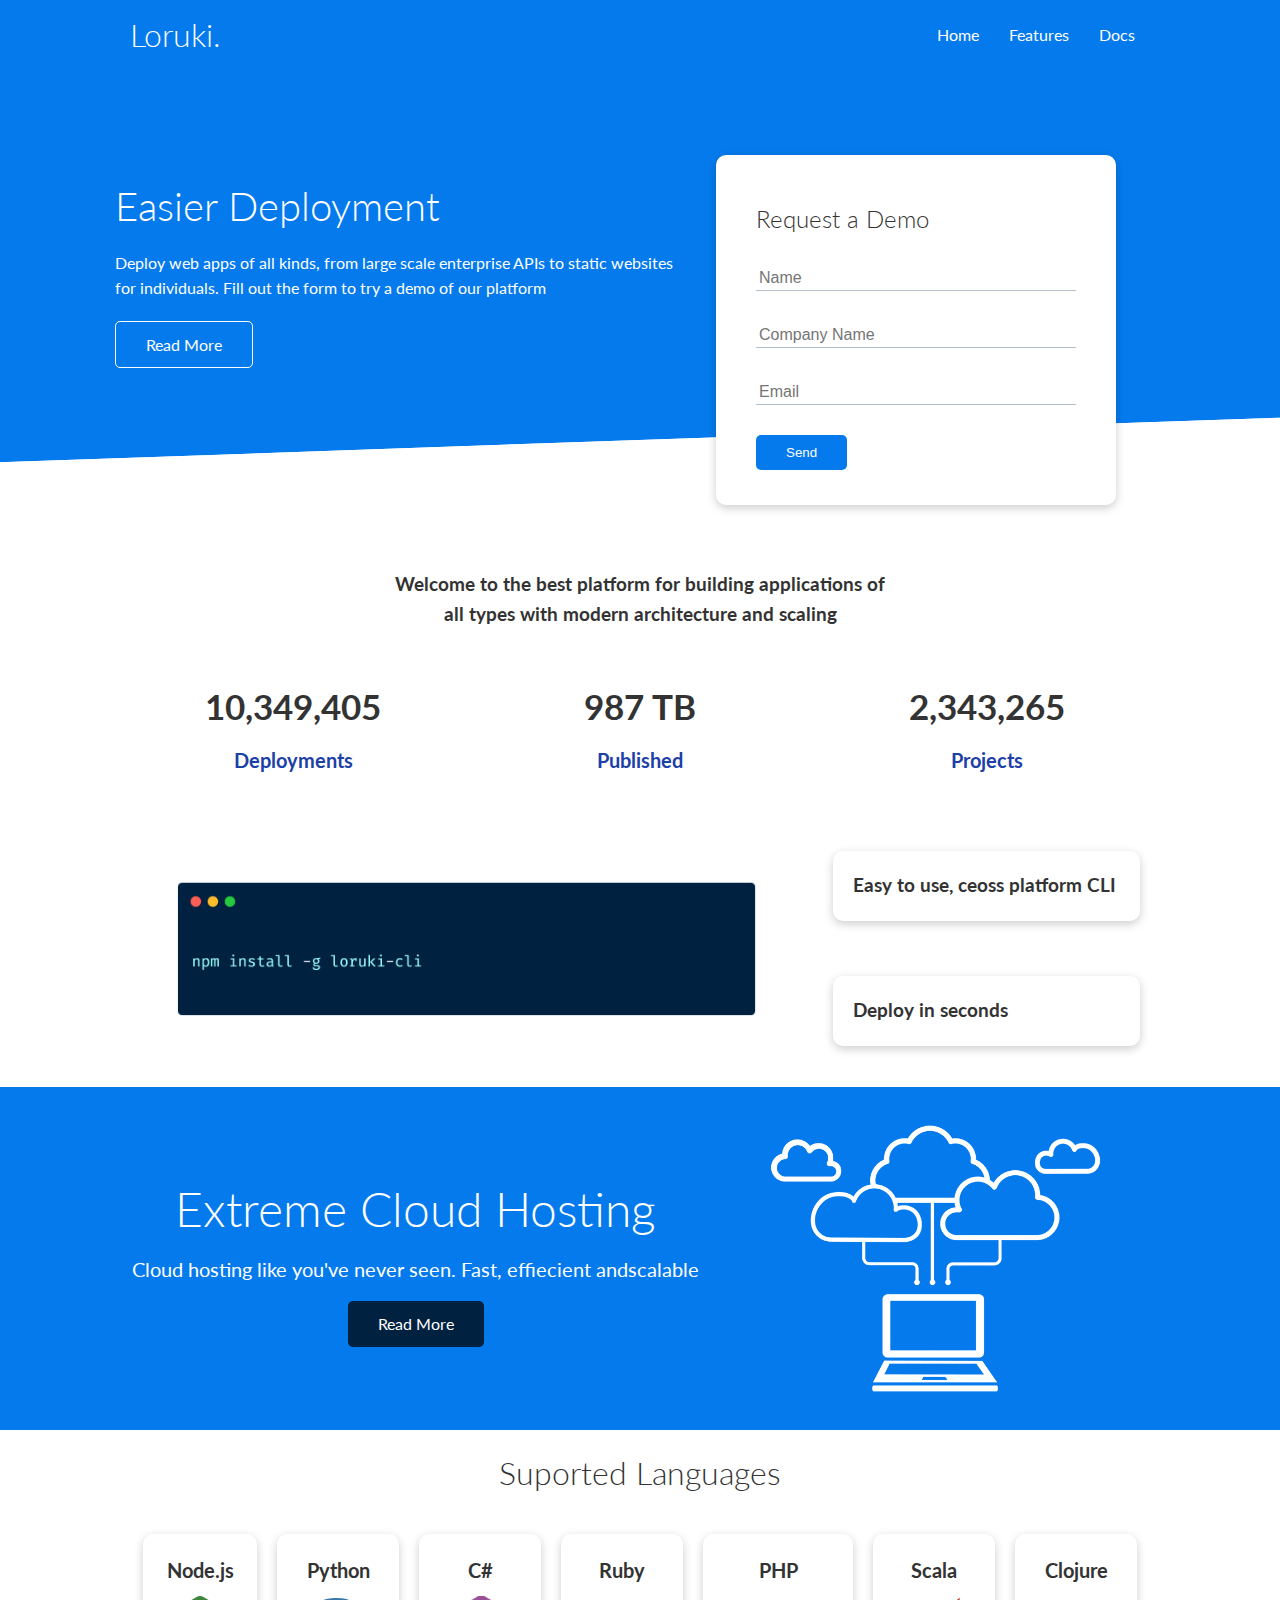
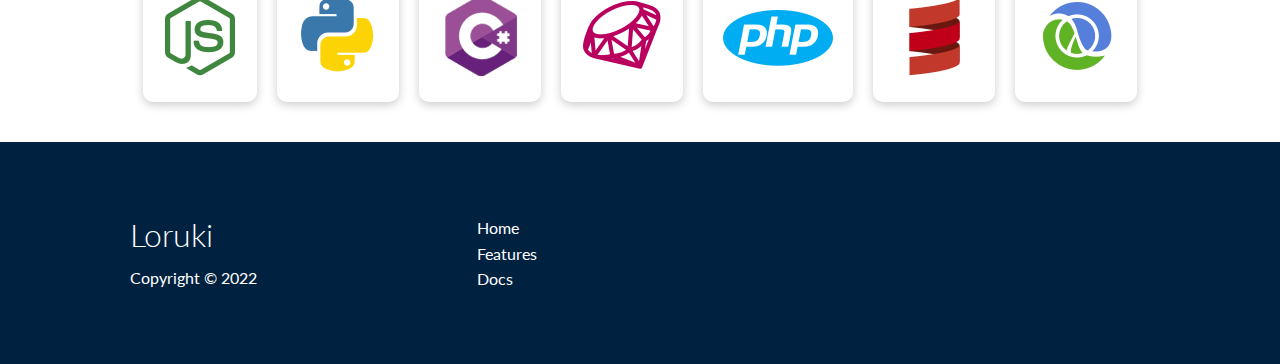
<file: index.html>
<!DOCTYPE html>
<html lang="en">
<head>
    <meta charset="UTF-8">
    <meta name="viewport" content="width=device-width, initial-scale=1.0">
    <link rel="stylesheet" href="https://cdnjs.cloudflare.com/ajax/libs/font-awesome/5.15.1/css/all.min.css" 
    integrity="sha512-+4zCK9k+qNFUR5X+cKL9EIR+ZOhtIloNl9GIKS57V1MyNsYpYcUrUeQc9vNfzsWfV28IaLL3i96P9sdNyeRssA==" 
    crossorigin="anonymous"/>
    <link rel="stylesheet" href="css/utilities.css">
    <link rel="stylesheet" href="css/style.css">
    <title>Loruki | Cloud Hosting For Everyone</title>
</head>
<body>

    <!-- Navbar -->

    <div class="navbar">
        <div class="container flex">
            <h1 class="logo">Loruki.</h1>
            <nav>
                <ul>
                    <li><a href="index.html">Home</a></li>
                    <li><a href="features.html">Features</a></li>
                    <li><a href="docs.html">Docs</a></li>
                </ul>
            </nav>
        </div>
    </div>

    <!-- Showcase -->

    <section class="showcase">
        <div class="container grid">
            <div class="showcase-text">
                <h1>Easier Deployment</h1>
                <p>Deploy web apps of all kinds, from large scale enterprise APIs to static websites for individuals. Fill out the form to try a demo of our platform</p>
                <a href="features.html" class="btn btn-outline">Read More</a>
            </div>

            <div class="showcase-form card">
                <h2>Request a Demo</h2>
                <form>
                    <div class="form-control">
                        <input type="text" name="name" placeholder="Name" required>
                    </div>
                    <div class="form-control">
                        <input type="text" name="company" placeholder="Company Name" required>
                    </div>
                    <div class="form-control">
                        <input type="email" name="email" placeholder="Email" required>
                    </div>
                    <input type="submit" value="Send" class="btn btn-primary">
                </form>
            </div>
        </div>
    </section>

     <!-- Starts -->

     <section class="stats">
        <div class="container">
            <h3 class="stats-heading text-center my-1">
             Welcome to the best platform for building applications of all types with modern architecture and scaling
            </h3>

            <div class="grid grid-3 text-center my-4">
                <div>
                    <i class="fas fa-server fa-3x"></i>
                    <h3>10,349,405</h3>
                    <p class="text-secondary">Deployments</p>
                </div>
                <div>
                    <i class="fas fa-upload fa-3x"></i>
                    <h3>987 TB</h3>
                    <p class="text-secondary">Published</p>
                </div>
                <div>
                    <i class="fas fa-project-diagram fa-3x"></i>
                    <h3>2,343,265</h3>
                    <p class="text-secondary">Projects</p>
                </div>
            </div>
        </div>
     </section>

     <!-- Cli -->

     <section class="cli">
        <div class="container grid">
            <img src="images/cli.png" alt="">
            <div class="card">
                <h3>Easy to use, ceoss platform CLI</h3>
            </div>
            <div class="card">
                <h3>Deploy in seconds</h3>
            </div>
        </div>
     </section>

     <!-- Cloud -->

     <section class="cloud bg-primary my-2 py-2">
        <div class="container grid">
            <div class="text-center">
                <h2 class="lg">Extreme Cloud Hosting</h2>
                <p class="lead my-1">Cloud hosting like you've never seen.
                    Fast, effiecient andscalable</p>
                <a href="features.html" class="btn btn-dark">Read More</a>    
            </div>
            <img src="images/cloud.png" alt="">
        </div>
     </section>

     <!-- Languages -->
     
     <section class="languages">
        <h2 class="md text-center my-2">Suported Languages</h2>
        <div class="container flex">
            <div class="card">
                <h4>Node.js</h4>
                <img src="images/logos/node.png" alt="">
            </div>
            <div class="card">
                <h4>Python</h4>
                <img src="images/logos/python.png" alt="">
            </div>
            <div class="card">
                <h4>C#</h4>
                <img src="images/logos/csharp.png" alt="">
            </div>
            <div class="card">
                <h4>Ruby</h4>
                <img src="images/logos/ruby.png" alt="">
            </div>
            <div class="card">
                <h4>PHP</h4>
                <img src="images/logos/php.png" alt="">
            </div>
            <div class="card">
                <h4>Scala</h4>
                <img src="images/logos/scala.png" alt="">
            </div>
            <div class="card">
                <h4>Clojure</h4>
                <img src="images/logos/clojure.png" alt="">
            </div>
        </div>
     </section>

     <!-- Footer -->

     <footer class="footer bg-dark py-5">
        <div class="container grid grid-3">
            <div>
                <h1>Loruki</h1>
                <p>Copyright &copy; 2022</p>
            </div>
            <nav>
                <ul>
                    <li><a href="index.html">Home</a></li>
                    <li><a href="features.html">Features</a></li>
                    <li><a href="docs.html">Docs</a></li>
                </ul>
            </nav>
            <div class="social">
                <a href="#"><i class="fab fa-github fa-2x"></i></a>
                <a href="#"><i class="fab fa-facebook fa-2x"></i></a>
                <a href="#"><i class="fab fa-instagram fa-2x"></i></a>
                <a href="#"><i class="fab fa-twitter fa-2x"></i></a>
            </div>
        </div>
     </footer>
</body>
</html>
</file>
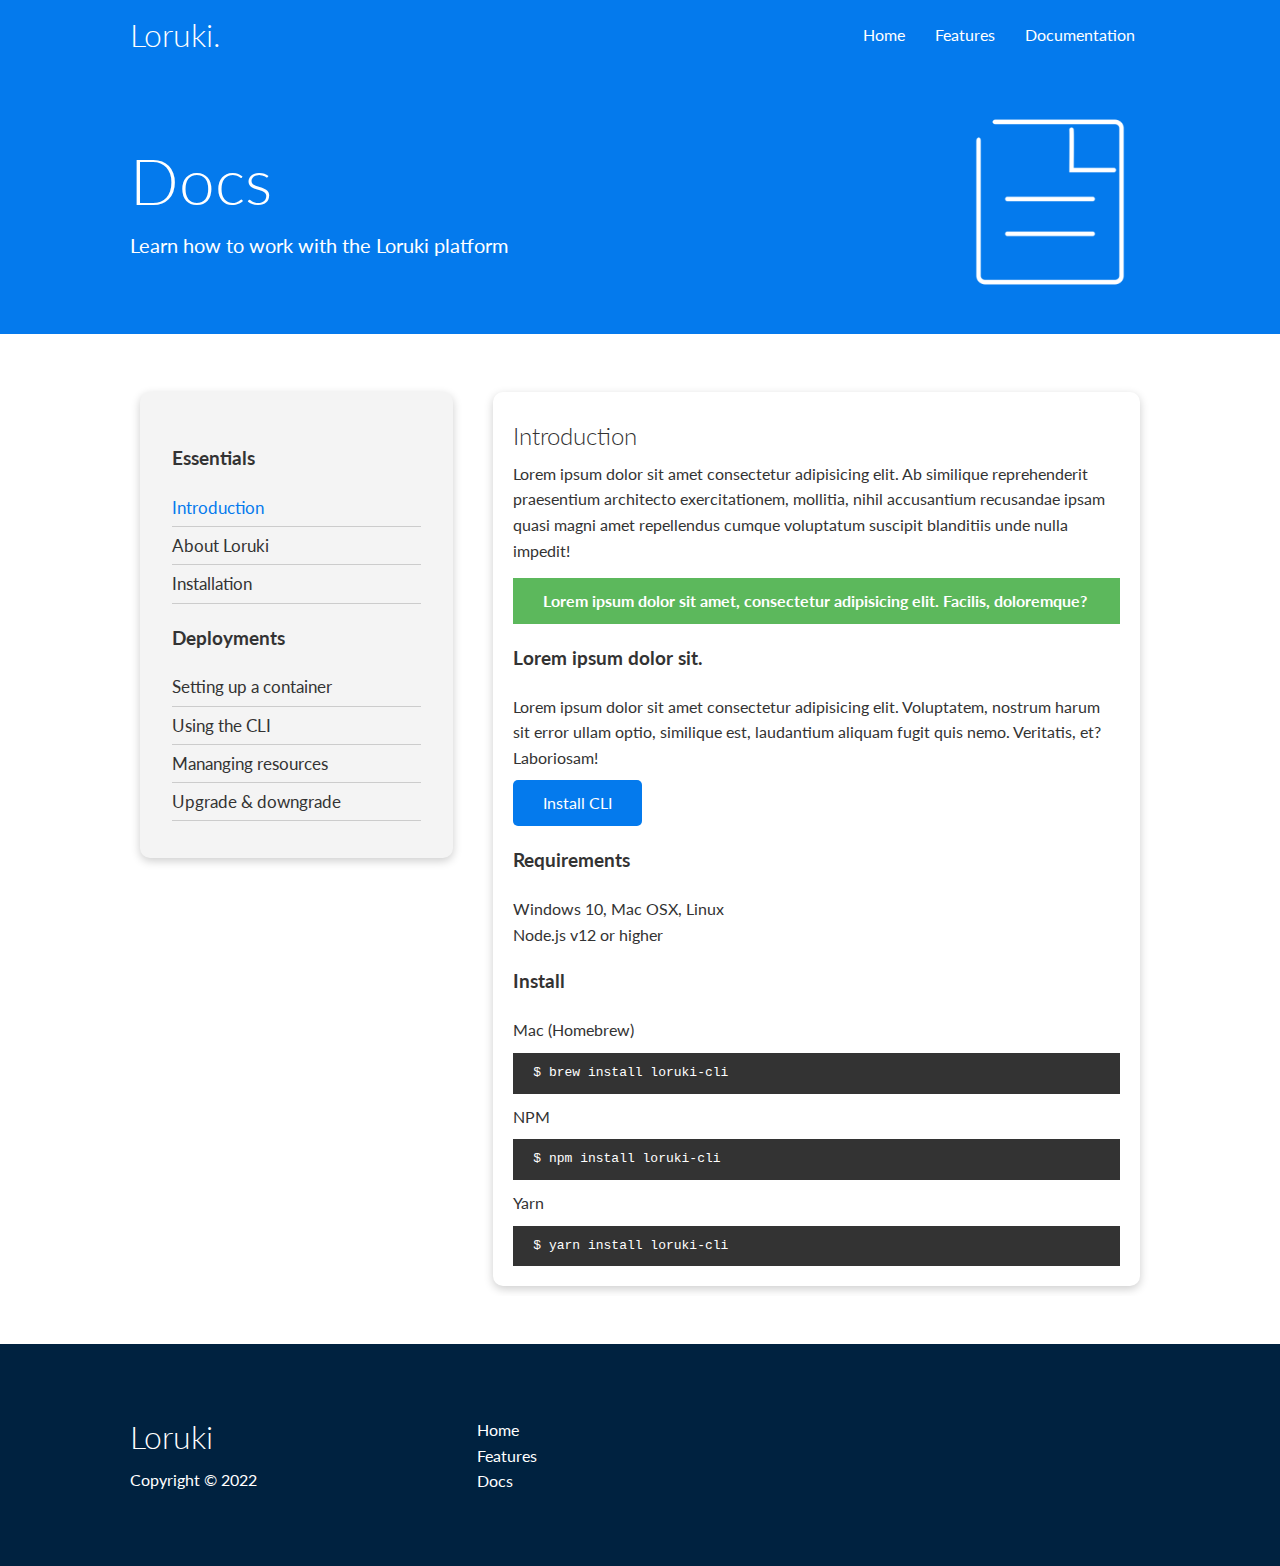
<file: docs.html>
<!DOCTYPE html>
<html lang="en">
<head>
    <meta charset="UTF-8">
    <meta name="viewport" content="width=device-width, initial-scale=1.0">
    <link rel="stylesheet" href="https://cdnjs.cloudflare.com/ajax/libs/font-awesome/5.15.1/css/all.min.css" 
    integrity="sha512-+4zCK9k+qNFUR5X+cKL9EIR+ZOhtIloNl9GIKS57V1MyNsYpYcUrUeQc9vNfzsWfV28IaLL3i96P9sdNyeRssA==" 
    crossorigin="anonymous"/>
    <link rel="stylesheet" href="css/utilities.css">
    <link rel="stylesheet" href="css/style.css">
    <title>Loruki | Cloud Hosting For Everyone</title>
</head>
<body>

    <!-- Navbar -->

    <div class="navbar">
        <div class="container flex">
            <h1 class="logo">Loruki.</h1>
            <nav>
                <ul>
                    <li><a href="index.html">Home</a></li>
                    <li><a href="features.html">Features</a></li>
                    <li><a href="docs.html">Documentation</a></li>
                </ul>
            </nav>
        </div>
    </div>

    <!-- Head -->

    <section class="docs-head bg-primary py-3">
        <div class="container grid">
            <div>
                <h1 class="xl">Docs</h1>
                <p class="lead"> Learn how to work with the Loruki platform</p>   
            </div>
            <img src="images/docs.png" alt="">
        </div>
    </section>

    <!-- Docs Main -->
    <section class="docs-main my-4">
        <div class="container grid">
            <div class="card bg-light p-3">
                <h3 class="my-2">Essentials</h3>
                <nav>
                    <ul>
                        <li><a class="text-primary" href="#">Introduction</a></li>
                        <li><a href="#">About Loruki</a></li>
                        <li><a href="#">Installation</a></li>
                    </ul>
                </nav>

                <h3 class="my-2">Deployments</h3>
                <nav>
                    <ul>
                        <li><a href="#">Setting up a container</a></li>
                        <li><a href="#">Using the CLI</a></li>
                        <li><a href="#">Mananging resources</a></li>
                        <li><a href="#">Upgrade & downgrade</a></li>
                    </ul>
                </nav>
            </div>
            <div class="card">
                <h2>Introduction</h2>
                <p>Lorem ipsum dolor sit amet consectetur adipisicing elit. 
                Ab similique reprehenderit praesentium architecto exercitationem, mollitia, nihil accusantium recusandae 
                ipsam quasi magni amet repellendus cumque voluptatum suscipit blanditiis unde nulla impedit!</p>
                <div class="alert alert-succes">
                    <i class="fas fa-info"></i>Lorem ipsum dolor sit amet, consectetur adipisicing elit. Facilis, doloremque?
                </div> 
                
                <h3>Lorem ipsum dolor sit.</h3>
                <p>Lorem ipsum dolor sit amet consectetur adipisicing elit. Voluptatem, nostrum harum sit error ullam optio, 
                    similique est, laudantium aliquam fugit quis nemo. Veritatis, et? Laboriosam!</p>
                    <a href="#" class="btn btn-primary">Install CLI</a>
                
                <h3>Requirements</h3>
                <ul>
                    <li>Windows 10, Mac OSX, Linux</li>
                    <li>Node.js v12 or higher</li>
                </ul>    

                <h3>Install</h3>
                <p>Mac (Homebrew)</p>
                <pre><code>$ brew install loruki-cli</code></pre>
                <p>NPM</p>
                <pre><code>$ npm install loruki-cli</code></pre>
                <p>Yarn</p>
                <pre><code>$ yarn install loruki-cli</code></pre>

            </div>
        </div>
    </section>

     <!-- Footer -->

     <footer class="footer bg-dark py-5">
        <div class="container grid grid-3">
            <div>
                <h1>Loruki</h1>
                <p>Copyright &copy; 2022</p>
            </div>
            <nav>
                <ul>
                    <li><a href="index.html">Home</a></li>
                    <li><a href="features.html">Features</a></li>
                    <li><a href="docs.html">Docs</a></li>
                </ul>
            </nav>
            <div class="social">
                <a href="#"><i class="fab fa-github fa-2x"></i></a>
                <a href="#"><i class="fab fa-facebook fa-2x"></i></a>
                <a href="#"><i class="fab fa-instagram fa-2x"></i></a>
                <a href="#"><i class="fab fa-twitter fa-2x"></i></a>
            </div>
        </div>
     </footer>
</body>
</html>
</file>
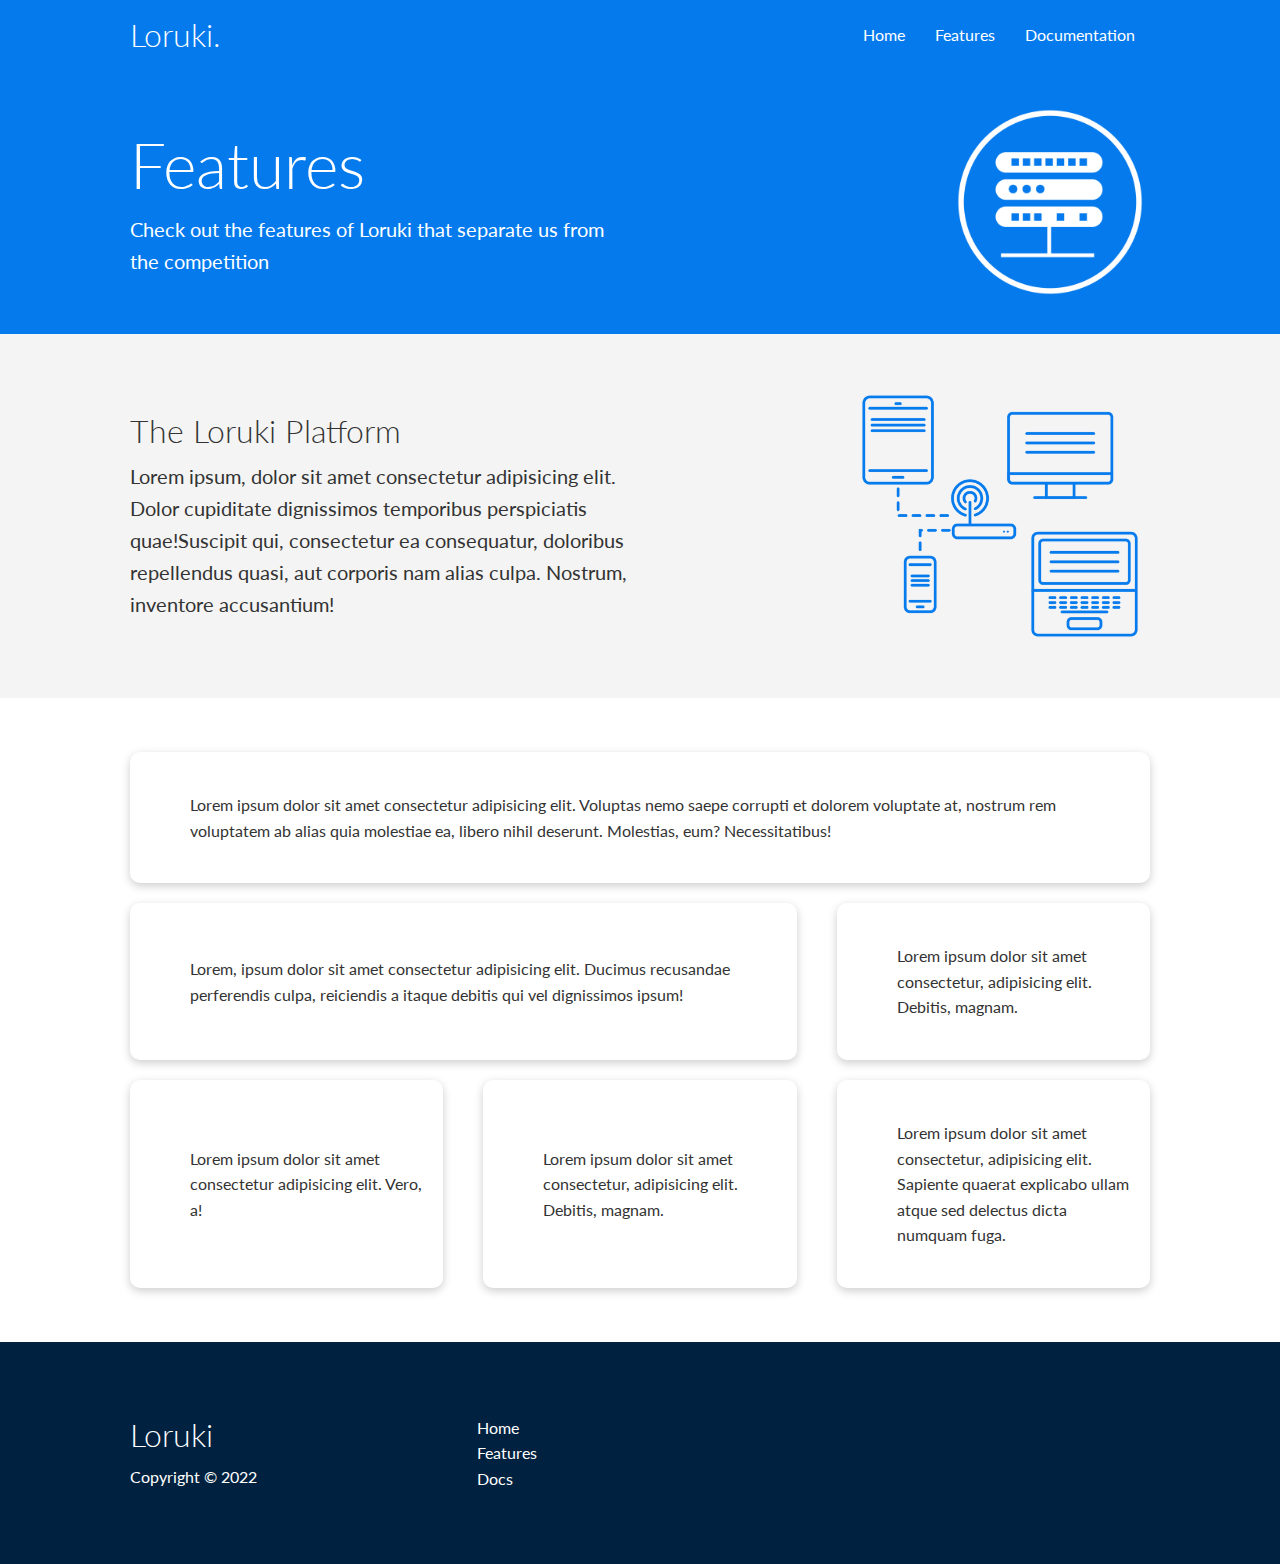
<file: features.html>
<!DOCTYPE html>
<html lang="en">
<head>
    <meta charset="UTF-8">
    <meta name="viewport" content="width=device-width, initial-scale=1.0">
    <link rel="stylesheet" href="https://cdnjs.cloudflare.com/ajax/libs/font-awesome/5.15.1/css/all.min.css" 
    integrity="sha512-+4zCK9k+qNFUR5X+cKL9EIR+ZOhtIloNl9GIKS57V1MyNsYpYcUrUeQc9vNfzsWfV28IaLL3i96P9sdNyeRssA==" 
    crossorigin="anonymous"/>
    <link rel="stylesheet" href="css/utilities.css">
    <link rel="stylesheet" href="css/style.css">
    <title>Loruki | Cloud Hosting For Everyone</title>
</head>
<body>

    <!-- Navbar -->

    <div class="navbar">
        <div class="container flex">
            <h1 class="logo">Loruki.</h1>
            <nav>
                <ul>
                    <li><a href="index.html">Home</a></li>
                    <li><a href="features.html">Features</a></li>
                    <li><a href="docs.html">Documentation</a></li>
                </ul>
            </nav>
        </div>
    </div>

    <!-- Head -->

    <section class="features-head bg-primary py-3">
        <div class="container grid">
            <div>
                <h1 class="xl">Features</h1>
                <p class="lead"> Check out the features of Loruki that separate us from the
                    competition</p>   
            </div>
            <img src="images/server.png" alt="">
        </div>
    </section>

    <!-- Sub head -->

    <section class="features-sub-head bg-light py-3">
        <div class="container grid">
            <div>
                <h1 class="md">The Loruki Platform</h1>
                <p class="lead"> Lorem ipsum, dolor sit amet consectetur adipisicing elit. Dolor cupiditate dignissimos temporibus 
                    perspiciatis quae!Suscipit qui, consectetur ea consequatur, doloribus repellendus quasi, aut corporis nam
                    alias culpa. Nostrum, inventore accusantium!</p>  
                     
            </div>
            <img src="images/server2.png" alt="">
        </div>
    </section>
        
    <section class="features-main my-2">
        <div class="container grid grid-3">
            <div class="card flex">
                <i class="fas fa-server fa-3x"></i>
                <p>Lorem ipsum dolor sit amet consectetur adipisicing elit. Voluptas nemo saepe corrupti et 
                    dolorem voluptate at, nostrum rem voluptatem ab alias quia molestiae ea, libero nihil deserunt. 
                    Molestias, eum? Necessitatibus!</p>
            </div>
            <div class="card flex">
                <i class="fas fa-network-wired fa-3x"></i>
                <p>
                    Lorem, ipsum dolor sit amet consectetur adipisicing elit. Ducimus
                    recusandae perferendis culpa, reiciendis a itaque debitis qui vel
                    dignissimos ipsum!
                </p>
            </div>
            <div class="card flex">
                <i class="fas fa-laptop-code fa-3x"></i>
                <p>
                    Lorem ipsum dolor sit amet consectetur, adipisicing elit. Debitis,
                    magnam.
                </p>
            </div>
            <div class="card flex">
                <i class="fas fa-database fa-3x"></i>
                <p>
                    Lorem ipsum dolor sit amet consectetur adipisicing elit. Vero, a!
                </p>
            </div>
            <div class="card flex">
                <i class="fas fa-power-off fa-3x"></i>
                <p>
                    Lorem ipsum dolor sit amet consectetur, adipisicing elit. Debitis,
                    magnam.
                </p>
            </div>
            <div class="card flex">
                <i class="fas fa-upload fa-3x"></i>
                <p>
                    Lorem ipsum dolor sit amet consectetur, adipisicing elit. Sapiente 
                    quaerat explicabo ullam atque sed delectus dicta numquam fuga.
                </p>
            </div>
        </div>
    </section>

     <!-- Footer -->

     <footer class="footer bg-dark py-5">
        <div class="container grid grid-3">
            <div>
                <h1>Loruki</h1>
                <p>Copyright &copy; 2022</p>
            </div>
            <nav>
                <ul>
                    <li><a href="index.html">Home</a></li>
                    <li><a href="features.html">Features</a></li>
                    <li><a href="docs.html">Docs</a></li>
                </ul>
            </nav>
            <div class="social">
                <a href="#"><i class="fab fa-github fa-2x"></i></a>
                <a href="#"><i class="fab fa-facebook fa-2x"></i></a>
                <a href="#"><i class="fab fa-instagram fa-2x"></i></a>
                <a href="#"><i class="fab fa-twitter fa-2x"></i></a>
            </div>
        </div>
     </footer>
</body>
</html>
</file>
<file: css/utilities.css>
.container {
    max-width: 1100px;
    margin: 0 auto;
    overflow: auto;
    padding: 0 40px;
}

.card {
    background-color: #fff;
    color: #333;
    border-radius: 10px;
    box-shadow: 0 3px 10px rgba(0, 0, 0, 0.2);
    padding: 20px;
    margin: 10px;
}

.btn {
    display: inline-block;
    padding: 10px 30px;
    cursor: pointer;
    background-color: var(--primary-color);
    color: #fff;
    border: none;
    border-radius: 5px;
}

.btn-outline {
    background-color: transparent;
    border: 1px #fff solid;
}

.btn:hover {
    transform: scale(0.98);
}

/* Backgrounds & colored buttons */

.bg-primary, 
.btn-primary {
    background-color: var(--primary-color);
    color: #fff;
}

.bg-secondary, 
.btn-secondary {
    background-color: var(--secondary-color);
    color: #fff;
}

.bg-dark, 
.btn-dark {
    background-color: var(--dark-color);
    color: #fff;
}

.bg-light,
.btn-light {
    background-color: var(--light-color);
    color: #333;
}

.bg-primary a, 
.btn-primary a,
.bg-secondary a, 
.btn-secondary a,
.bg-dark a, 
.btn-dark a {
    color: #fff;
}

/* Text colors */

.text-primary {
    color: var(--primary-color);
}

.text-secondary {
    color: var(--secondary-color);
}

.text-dark {
    color: var(--dark-color);
}

.text-light {
    color: var(--light-color);  
}

/* Text sizes*/

.lead {
    font-size: 20px;
}

.sm {
    font-size: 1rem;
}

.md {
    font-size: 2rem;
}

.lg {
    font-size: 3rem;
}

.xl {
   font-size: 4rem; 
}

.text-center {
    text-align: center;
}

/* Alert */

.alert {
    background-color: var(--light-color);
    padding: 10px 20px;
    font-weight: bold;
    margin: 15px 0;
}

.alert i {
    margin-right: 10px;
}

.alert-succes {
    background-color: var(--success-color);
    color: white;
}

.alert-error {
    background-color: var(--error-color);
    color: white;
}

.flex {
    display: flex;
    justify-content: center;
    align-items: center;
    height: 100%;
}

.grid {
    display: grid;
    grid-template-columns: repeat(2, 1fr);
    gap: 20px;
    justify-content: center;
    align-items: center;
    height: 100%;
}

.grid-3 {
    grid-template-columns: repeat(3, 1fr);
}

/* Margin */

.my-1 {
    margin: 1rem 0;
}

.my-2 {
    margin: 1.5rem 0;
}

.my-3{
    margin: 2rem 0;
}

.my-4 {
    margin: 3rem 0;
}

.my-5 {
    margin: 4rem 0;
}

.m-1 {
    margin: 1rem;
}

.m-2 {
    margin: 1.5rem;
}

.m-3{
    margin: 2rem;
}

.m-4 {
    margin: 3rem;
}

.m-5 {
    margin: 4rem;
}

/* Padding */

.py-1 {
    padding: 1rem 0;
}

.py-2 {
    padding: 1.5rem 0;
}

.py-3{
    padding: 2rem 0;
}

.py-4 {
    padding: 3rem 0;
}

.py-5 {
    padding: 4rem 0;
}

.p-1 {
    padding: 1rem;
}

.p-2 {
    padding: 1.5rem;
}

.p-3{
    padding: 2rem;
}

.p-4 {
    padding: 3rem;
}

.p-5 {
    padding: 4rem;
}
</file>
<file: css/style.css>
@import url('https://fonts.googleapis.com/css2?family=Lato:wght@300&display=swap');

:root {
    --primary-color: #047aed;
    --secondary-color: #1c3fa8;
    --dark-color: #002240;
    --light-color: #f4f4f4;
    --success-color: #5cb85c;
    --error-color: #d9534f;  

}

* {
    box-sizing: border-box;
    padding: 0;
    margin: 0;
}

body {
    font-family: 'Lato', sans-serif;
    color: #333;
    line-height: 1.6;
}

ul {
    list-style-type: none;
}

a {
    text-decoration: none;
    color: #333;
}

h1, h2 {
    font-weight: 300;
    line-height: 1.2;
    margin: 10px 0;
}

p {
    margin: 10px 0;
}

img {
    width: 100%;
}

code, pre {
    background: #333;
    color: white;
    padding: 10px;
}

/* Navbar */ 

.navbar {
    background-color: var(--primary-color);
    color: #fff;
    height: 70px;
}

.navbar ul {
    display: flex;
}

.navbar a {
    color: #fff;
    padding: 10px;
    margin: 0 5px;
}

.navbar a:hover {
    border-bottom: 2px #fff solid;
}

.navbar .flex {
    justify-content: space-between;
}

/* Showcase*/

.showcase {
    height: 400px;
    background-color: var(--primary-color);
    color: white;
    position: relative;
}

.showcase h1 {
    font-size: 40px;
}

.showcase p {
    margin: 20px 0;
}

.showcase .grid {
    overflow: visible;
    grid-template-columns: 55% 45%;
    gap: 30px;
}

.showcase-text {
    animation: slideInFromLeft 1s ease-in;
}

.showcase-form {
    position: relative;
    top: 60px;
    height: 350px;
    width: 400px;
    padding: 40px;
    z-index: 100;
    animation: slideInFromRight 1s ease-in;
}

.showcase-form .form-control {
    margin: 30px 0;
}

.showcase-form input[type='text'],
.showcase-form input[type='email'] {
    border: 0;
    border-bottom: 1px solid #b4becb;
    width: 100%;
    padding: 3px;
    font-size: 16px;
}

.showcase-form input:focus {
    outline: none;
}

.showcase::before,
.showcase::after {
    content: '';
    position: absolute;
    height: 100px;
    bottom: -70px;
    right: 0;
    left: 0;
    background: white;
    transform: skewY(-3deg);
    -webkit-transform: skewY(-2deg);
    -moz-transform: skewY(-2deg);
    -ms-transform: skewY(-2deg);
}

/* Stats*/

.stats {
    padding-top: 100px;
    animation: slideInFromBottom 1s ease-in;
}

.stats-heading {
    max-width: 500px;
    margin: auto
}

.stats .grid h3 {
    font-size: 35px;
}
.stats .grid p {
    font-size: 20px;
    font-weight: bold;
}

/* Cli */

.cli .grid {
    grid-template-columns: repeat(3, 1fr);
    grid-template-rows: repeat(2, 1fr);
}

.cli .grid > *:first-child {
    grid-column: 1 / span 2;
    grid-row: 1 / span 2;
}

/* Cloud */

.cloud .grid {
    grid-template-columns: 4fr 3fr;
}

/* Languages */

.languages .flex {
    flex-wrap: wrap;
}

.languages .card {
    text-align: center;
    margin: 18px 10px 40px;
    transition: transform 0.2s ease-in;
}

.languages .card h4 {
    font-size: 20px;
    margin-bottom: 10px;
}

.languages .card:hover {
    transform: translateY(-15px);
}

/* Features */

.features-head img,
.docs-head img  {
    width: 200px;
    justify-self: flex-end;
}

.features-sub-head img {
    width: 300px;
    justify-self: flex-end;
}

.features-main .card > i {
    margin: 20px;
}

.features-main .grid {
    padding: 30px;
}

.features-main .grid > *:first-child {
    grid-column: 1 / span 3;
}

.features-main .grid > *:nth-child(2) {
    grid-column: 1 / span 2;
}

/*Docs*/

.docs-main h3 {
    margin: 20px 0;
}

.docs-main .grid {
    grid-template-columns: 1fr 2fr;
    align-items: flex-start;
}

.docs-main nav li {
    font-size: 17px;
    padding-bottom: 5px;
    margin-bottom: 5px;
    border-bottom: 1px #ccc solid;
}

.docs-main a:hover {
    font-weight: bold;
}

/* Footer */

.footer .social a {
    margin: 0 10px;
}

/* Animations */

@keyframes slideInFromLeft {
    0% {
        transform: translateX(-100%);
    }
    100% {
        transform: translateX(0);
    }
}

@keyframes slideInFromRight {
    0% {
        transform: translateX(100%);
    }
    100% {
        transform: translateX(0);
    }
}

@keyframes slideInFromTop {
    0% {
        transform: translateY(-100%);
    }
    100% {
        transform: translateX(0);
    }
}

@keyframes slideInFromBottom {
    0% {
        transform: translateY(100%);
    }
    100% {
        transform: translateX(0);
    }
}

/* Tablets and under */

@media(max-width: 768px) {
    .grid,
    .showcase .grid,
    .stats .grid,
    .cli .grid,
    .cloud .grid,
    .features-main .grid,
    .docs-main .grid {
        grid-template-columns: 1fr;
        grid-template-rows: 1fr;
    }

    .showcase {
        height: auto;
    }

    .showcase-text {
        text-align: center;
        margin-top: 40px;
        animation: slideInFromTop 1s ease-in;
    }

    .showcase-form {
        justify-self: center;
        margin: auto;
        animation: slideInFromBottom 1s ease-in;
    }

    .cli .grid > *:first-child {
        grid-column: 1;
        grid-row: 1;
    }

    .features-head,
    .features-sub-head,
    .docs-head {
        text-align: center;
    }

    .features-head img,
    .features-sub-head img,
    .docs-head img {
        justify-self: center;
    }

    .features-main .grid >*:first-child,
    .features-main .grid >*:nth-child(2) {
        grid-column: 1;
    }
}

/* Mobile */

@media(max-width: 500px) {
    .navbar {
        height: 110px;
    }

    .navbar .flex {
        flex-direction: column;
    }

    .navbar ul {
        padding: 10px;
        background-color: rgba(0, 0, 0, 0.1);
    }
}
</file>
